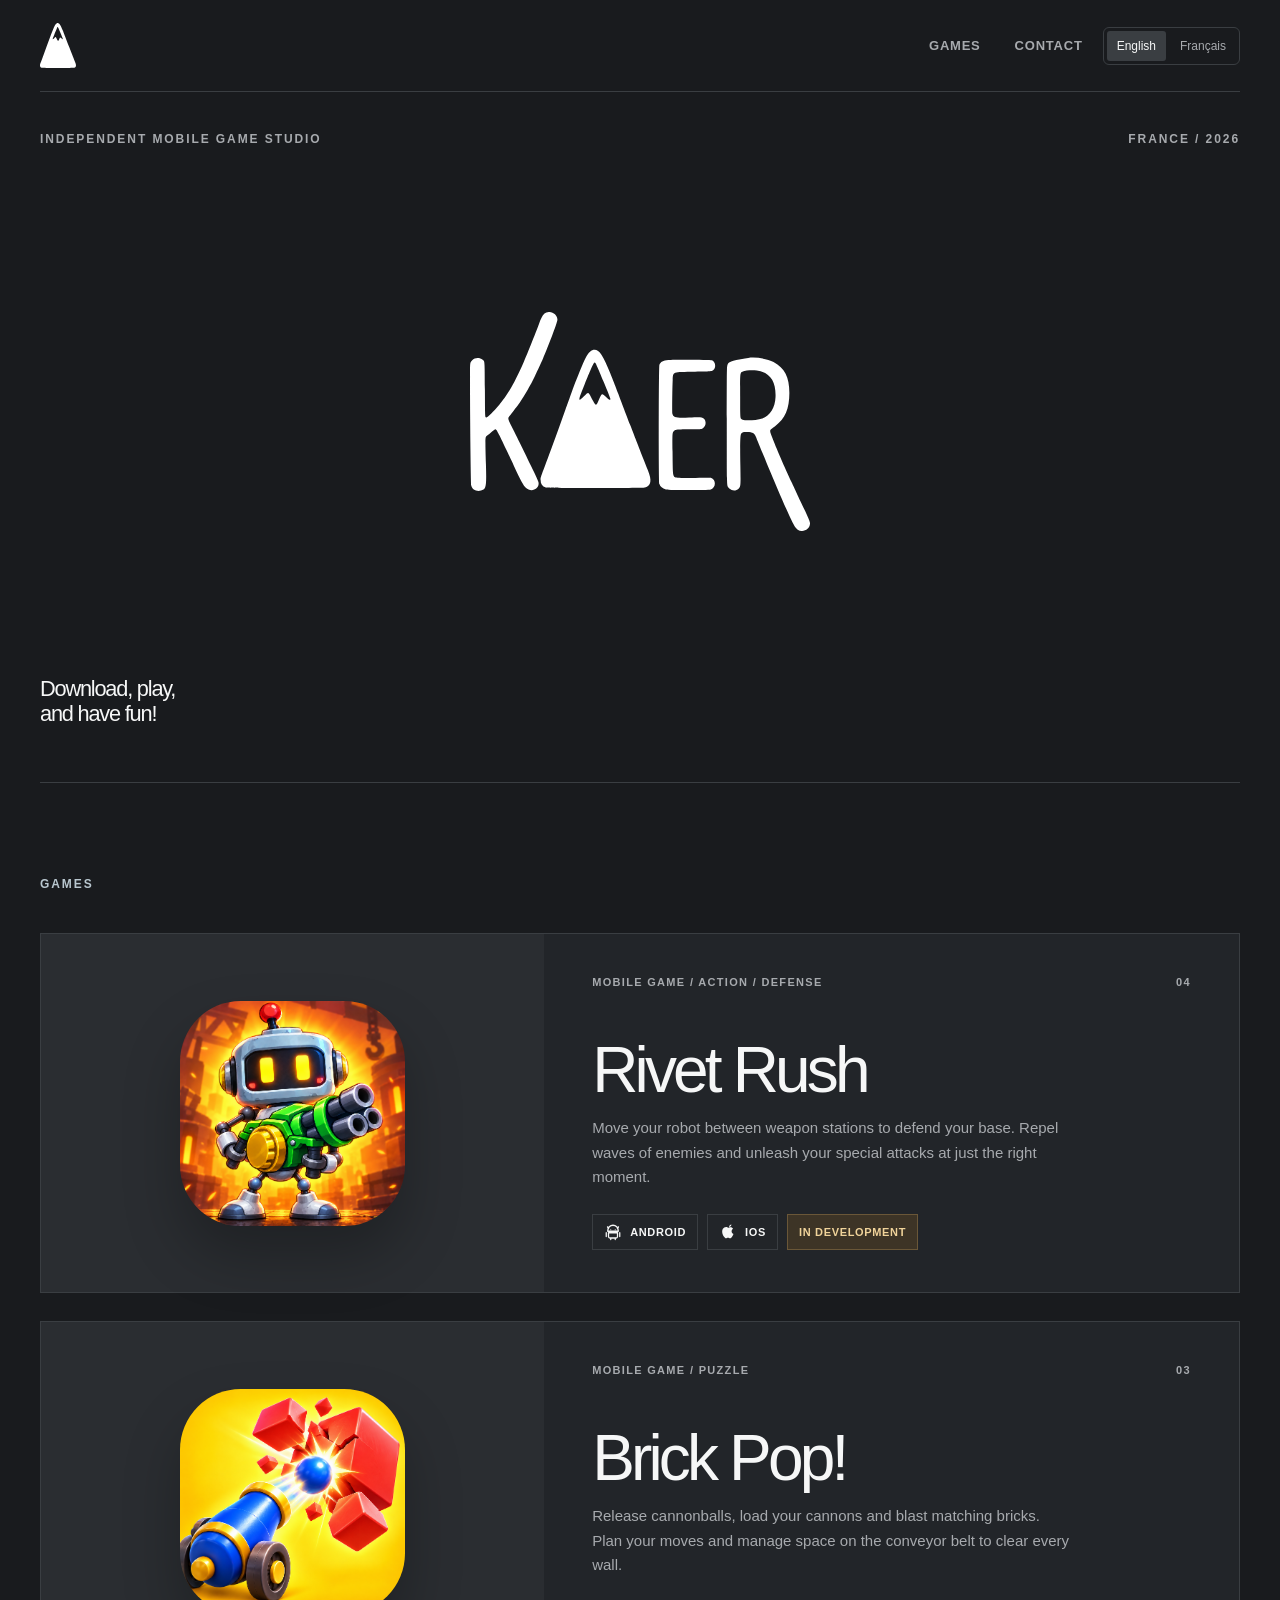
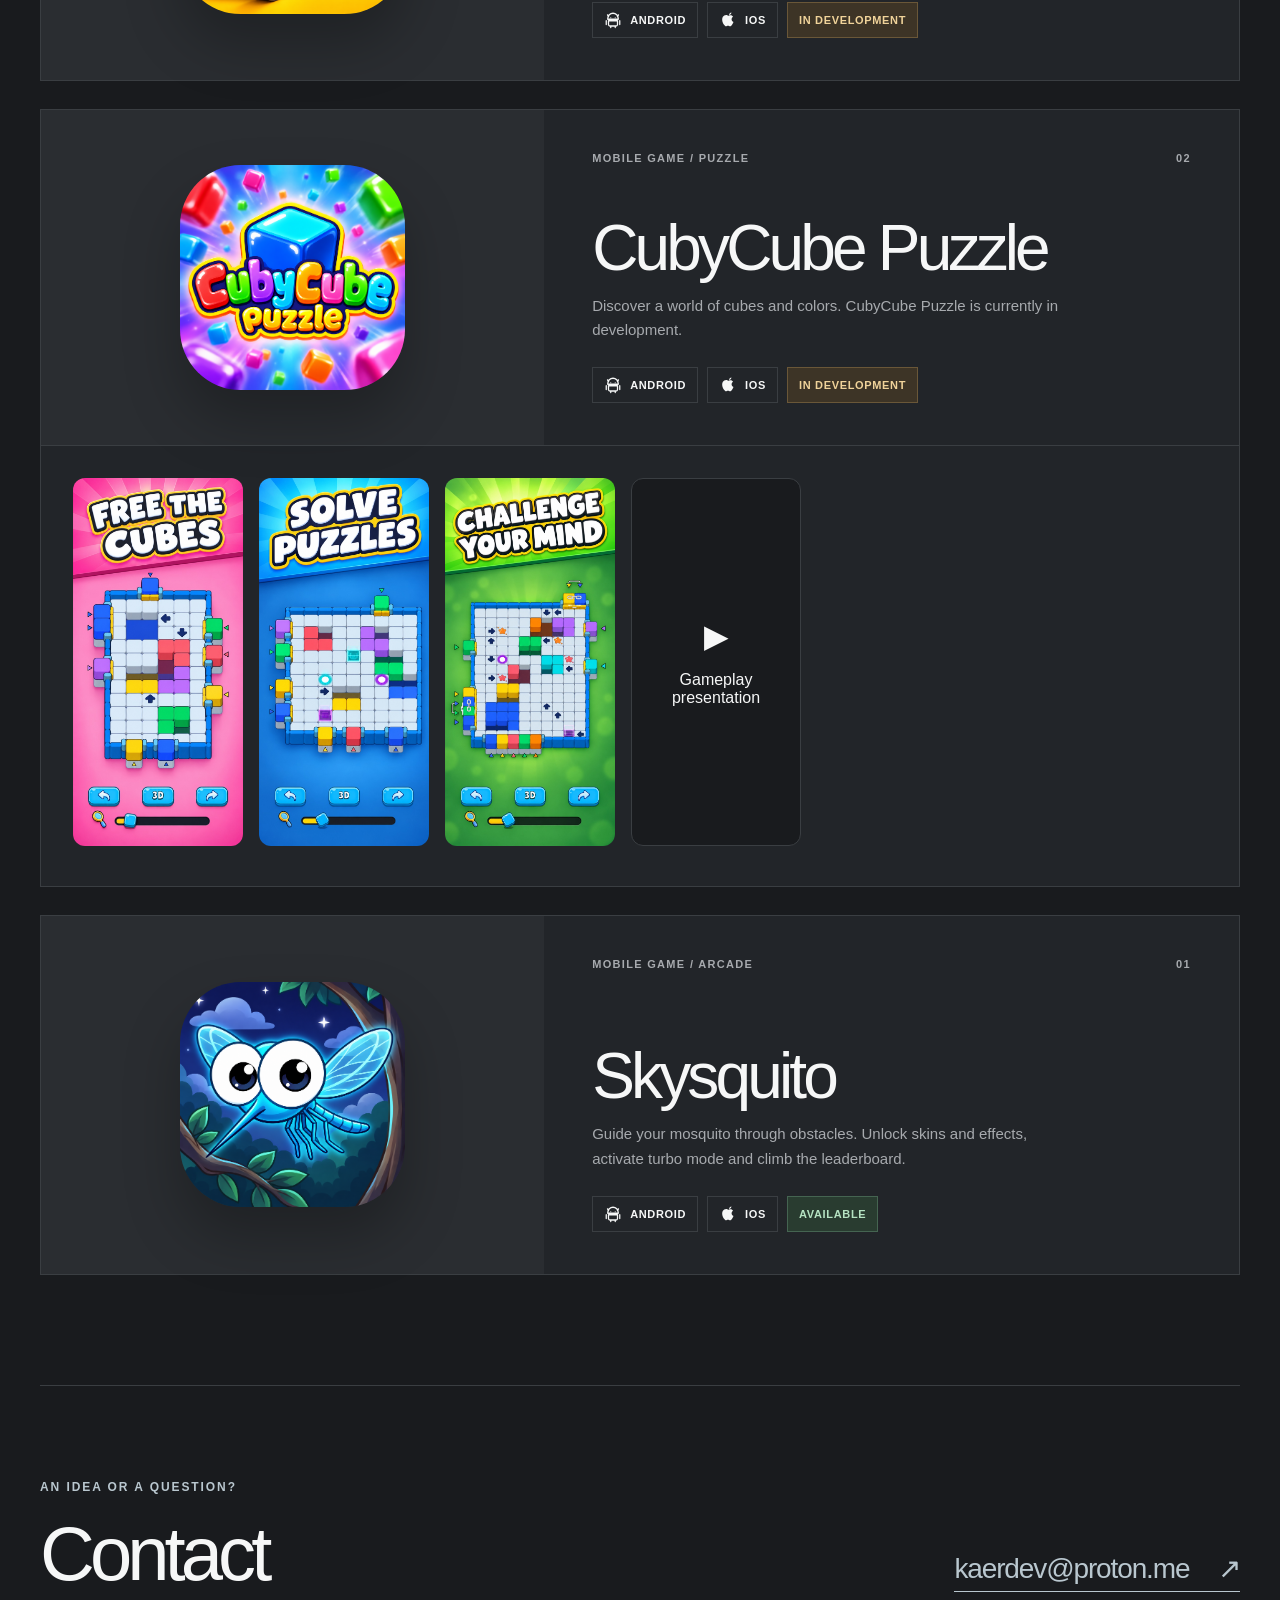
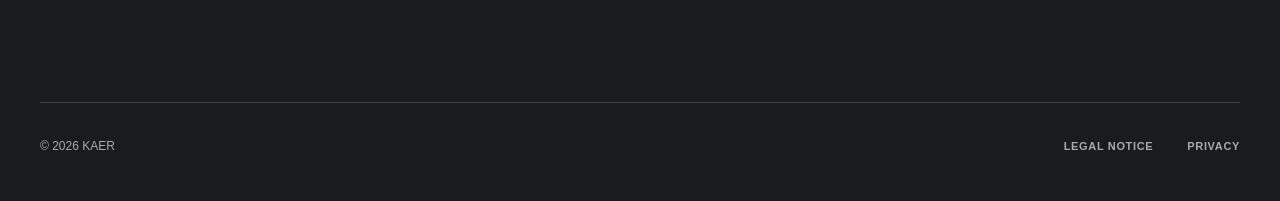
<file: index.html>
<!doctype html>
<html lang="en">
  <head>
    <meta charset="utf-8" />
    <link rel="icon" type="image/svg+xml" href="/assets/favicon.svg" />
    <meta name="viewport" content="width=device-width, initial-scale=1" />
    <meta name="theme-color" content="#191b1e" />
    <title data-fr="KAER — Studio indépendant de jeux mobiles" data-en="KAER — Independent mobile game studio">KAER — Independent mobile game studio</title>
    <meta
      name="description"
      content="KAER, an independent mobile game studio. Discover our games: Rivet Rush, Brick Pop!, CubyCube Puzzle and Skysquito." data-fr-content="KAER, studio indépendant de jeux mobiles. Découvrez nos jeux : Rivet Rush, Brick Pop!, CubyCube Puzzle et Skysquito." data-en-content="KAER, an independent mobile game studio. Discover our games: Rivet Rush, Brick Pop!, CubyCube Puzzle and Skysquito."
    />
    <link rel="stylesheet" href="styles.css?v=3" />
    <script src="language.js?v=2" defer></script>
    <script src="media.js" defer></script>
  </head>
  <body>
    <header class="site-header">
      <a class="brand" href="index.html" aria-label="KAER, home" data-fr-aria-label="KAER, accueil" data-en-aria-label="KAER, home"
        ><img src="assets/kaer-mountain.svg" alt=""
      /></a>
      <nav aria-label="Main navigation" data-fr-aria-label="Navigation principale" data-en-aria-label="Main navigation">
        <a href="#projects" data-fr="Projets" data-en="Games">Games</a><a href="#contact">Contact</a>
      </nav>
      <div class="language-switch" role="group" aria-label="Language" data-fr-aria-label="Langue" data-en-aria-label="Language">
        <button type="button" data-set-language="en" lang="en" aria-pressed="true">English</button>
        <button type="button" data-set-language="fr" lang="fr" aria-pressed="false">Français</button>
      </div>
    </header>

    <main>
      <section class="hero" aria-labelledby="hero-title">
        <div class="hero-topline">
          <span data-fr="Studio indépendant de jeux mobiles" data-en="Independent mobile game studio">Independent mobile game studio</span><span>France / 2026</span>
        </div>
        <h1 id="hero-title" class="hero-logo">
          <img src="assets/kaer-white.svg" alt="KAER" />
        </h1>
        <div class="hero-bottom">
          <p data-fr="Téléchargez, jouez,&lt;br /&gt;et amusez-vous !" data-en="Download, play,&lt;br /&gt;and have fun!">Download, play,<br />and have fun!</p>
        </div>
      </section>

      <section
        id="projects"
        class="section projects"
        aria-labelledby="projects-title"
      >
        <div class="section-heading">
          <p id="projects-title" class="eyebrow" data-fr="Nos jeux" data-en="Games">Games</p>
        </div>
        <article id="rivet-rush" class="project">
          <div class="project-art">
            <img
              src="assets/rivet-rush-icon.png"
              alt="Rivet Rush game icon" data-fr-alt="Icône du jeu Rivet Rush" data-en-alt="Rivet Rush game icon"
            />
          </div>
          <div class="project-copy">
            <div class="project-meta">
              <span data-fr="Jeu mobile / Action / Défense" data-en="Mobile game / Action / Defense">Mobile game / Action / Defense</span><span>04</span>
            </div>
            <h3>Rivet Rush</h3>
            <p data-fr="Pilotez votre robot entre plusieurs postes d’armes pour défendre votre base. Repoussez les vagues ennemies et déclenchez vos attaques spéciales au bon moment." data-en="Move your robot between weapon stations to defend your base. Repel waves of enemies and unleash your special attacks at just the right moment.">Move your robot between weapon stations to defend your base. Repel waves of enemies and unleash your special attacks at just the right moment.</p>
            <div class="actions">
              <span
                ><svg viewBox="0 0 24 24" aria-hidden="true">
                  <path
                    d="M6.1 7.5 4.7 5.1m13.2 2.4 1.4-2.4M5 10a7 7 0 0 1 14 0v1H5v-1Zm1 3h12v5a2 2 0 0 1-2 2H8a2 2 0 0 1-2-2v-5Zm-3 0v5m18-5v5M9 20v2m6-2v2"
                    fill="none"
                    stroke="currentColor"
                    stroke-width="1.7"
                    stroke-linecap="round"
                    stroke-linejoin="round"
                  />
                  <circle cx="9" cy="9" r=".8" fill="currentColor" />
                  <circle cx="15" cy="9" r=".8" fill="currentColor" /></svg
                >Android</span
              >
              <span
                ><svg viewBox="0 0 24 24" aria-hidden="true">
                  <path
                    d="M16.6 2.1c-.2 1.7-1.5 3.2-3.2 3.3.1-1.8 1.5-3.2 3.2-3.3ZM12 6.4c1.3 0 2-.7 3.4-.7 1.5 0 2.7.8 3.4 2-2.9 1.7-2.5 5.8.5 7-.5 1.4-1.2 2.7-2.1 3.8-.8 1-1.5 1.8-2.5 1.8s-1.4-.6-2.7-.6-1.8.6-2.7.6-1.7-.9-2.6-2c-2-2.6-3.5-7.4-1.5-10.6a5 5 0 0 1 4.2-2.3c1.2 0 2.2.7 2.6.7Z"
                    fill="currentColor"
                  /></svg
                >iOS</span
              >
              <span class="project-status project-status-development"
                 data-fr="En développement" data-en="In development">In development</span>
            </div>
          </div>
          <div class="project-media" data-youtube-id="" data-video-format="landscape" hidden>
            <div class="media-gallery">
            </div>
          </div>
        </article>
        <article id="brick-pop" class="project">
          <div class="project-art">
            <img
              src="assets/brick-pop-icon.png"
              alt="Brick Pop! game icon" data-fr-alt="Icône du jeu Brick Pop!" data-en-alt="Brick Pop! game icon"
            />
          </div>
          <div class="project-copy">
            <div class="project-meta">
              <span data-fr="Jeu mobile / Puzzle" data-en="Mobile game / Puzzle">Mobile game / Puzzle</span><span>03</span>
            </div>
            <h3>Brick Pop!</h3>
            <p data-fr="Libérez les boulets, alimentez vos canons et détruisez les briques de même couleur. Anticipez vos coups et gérez la place sur le tapis pour venir à bout de chaque mur." data-en="Release cannonballs, load your cannons and blast matching bricks. Plan your moves and manage space on the conveyor belt to clear every wall.">Release cannonballs, load your cannons and blast matching bricks. Plan your moves and manage space on the conveyor belt to clear every wall.</p>
            <div class="actions">
              <span
                ><svg viewBox="0 0 24 24" aria-hidden="true">
                  <path
                    d="M6.1 7.5 4.7 5.1m13.2 2.4 1.4-2.4M5 10a7 7 0 0 1 14 0v1H5v-1Zm1 3h12v5a2 2 0 0 1-2 2H8a2 2 0 0 1-2-2v-5Zm-3 0v5m18-5v5M9 20v2m6-2v2"
                    fill="none"
                    stroke="currentColor"
                    stroke-width="1.7"
                    stroke-linecap="round"
                    stroke-linejoin="round"
                  />
                  <circle cx="9" cy="9" r=".8" fill="currentColor" />
                  <circle cx="15" cy="9" r=".8" fill="currentColor" /></svg
                >Android</span
              >
              <span
                ><svg viewBox="0 0 24 24" aria-hidden="true">
                  <path
                    d="M16.6 2.1c-.2 1.7-1.5 3.2-3.2 3.3.1-1.8 1.5-3.2 3.2-3.3ZM12 6.4c1.3 0 2-.7 3.4-.7 1.5 0 2.7.8 3.4 2-2.9 1.7-2.5 5.8.5 7-.5 1.4-1.2 2.7-2.1 3.8-.8 1-1.5 1.8-2.5 1.8s-1.4-.6-2.7-.6-1.8.6-2.7.6-1.7-.9-2.6-2c-2-2.6-3.5-7.4-1.5-10.6a5 5 0 0 1 4.2-2.3c1.2 0 2.2.7 2.6.7Z"
                    fill="currentColor"
                  /></svg
                >iOS</span
              >
              <span class="project-status project-status-development"
                 data-fr="En développement" data-en="In development">In development</span>
            </div>
          </div>
          <div class="project-media" data-youtube-id="" data-video-format="landscape" hidden>
            <div class="media-gallery">
            </div>
          </div>
        </article>
        <article id="cubycube" class="project">
          <div class="project-art">
            <img
              src="assets/cubycube-puzzle.png"
              alt="CubyCube Puzzle logo on a colorful background with cubes in perspective" data-fr-alt="Logo CubyCube Puzzle sur un fond coloré avec des cubes en perspective" data-en-alt="CubyCube Puzzle logo on a colorful background with cubes in perspective"
            />
          </div>
          <div class="project-copy">
            <div class="project-meta">
              <span data-fr="Jeu mobile / Puzzle" data-en="Mobile game / Puzzle">Mobile game / Puzzle</span><span>02</span>
            </div>
            <h3>CubyCube Puzzle</h3>
            <p data-fr="Un univers de cubes et de couleurs à découvrir. CubyCube Puzzle est en cours de développement." data-en="Discover a world of cubes and colors. CubyCube Puzzle is currently in development.">Discover a world of cubes and colors. CubyCube Puzzle is currently in development.</p>
            <div class="actions">
              <span
                ><svg viewBox="0 0 24 24" aria-hidden="true">
                  <path
                    d="M6.1 7.5 4.7 5.1m13.2 2.4 1.4-2.4M5 10a7 7 0 0 1 14 0v1H5v-1Zm1 3h12v5a2 2 0 0 1-2 2H8a2 2 0 0 1-2-2v-5Zm-3 0v5m18-5v5M9 20v2m6-2v2"
                    fill="none"
                    stroke="currentColor"
                    stroke-width="1.7"
                    stroke-linecap="round"
                    stroke-linejoin="round"
                  />
                  <circle cx="9" cy="9" r=".8" fill="currentColor" />
                  <circle cx="15" cy="9" r=".8" fill="currentColor" /></svg
                >Android</span
              >
              <span
                ><svg viewBox="0 0 24 24" aria-hidden="true">
                  <path
                    d="M16.6 2.1c-.2 1.7-1.5 3.2-3.2 3.3.1-1.8 1.5-3.2 3.2-3.3ZM12 6.4c1.3 0 2-.7 3.4-.7 1.5 0 2.7.8 3.4 2-2.9 1.7-2.5 5.8.5 7-.5 1.4-1.2 2.7-2.1 3.8-.8 1-1.5 1.8-2.5 1.8s-1.4-.6-2.7-.6-1.8.6-2.7.6-1.7-.9-2.6-2c-2-2.6-3.5-7.4-1.5-10.6a5 5 0 0 1 4.2-2.3c1.2 0 2.2.7 2.6.7Z"
                    fill="currentColor"
                  /></svg
                >iOS</span
              >
              <span class="project-status project-status-development"
                 data-fr="En développement" data-en="In development">In development</span>
            </div>
          </div>
          <div class="project-media" data-youtube-id="DNDZXatn4mA" data-video-format="portrait" data-video-sped-up="true">
            <div class="media-gallery">
              <a class="media-shot" href="assets/cubycube/screenshot-1-en.jpg" data-en-href="assets/cubycube/screenshot-1-en.jpg" data-fr-href="assets/cubycube/screenshot-1-fr.jpg">
                <img src="assets/cubycube/screenshot-1-en.jpg" data-en-src="assets/cubycube/screenshot-1-en.jpg" data-fr-src="assets/cubycube/screenshot-1-fr.jpg" alt="CubyCube Puzzle — Free the cubes" data-en-alt="CubyCube Puzzle — Free the cubes" data-fr-alt="CubyCube Puzzle — Libérez les cubes" width="647" height="1400" loading="lazy" />
              </a>
              <a class="media-shot" href="assets/cubycube/screenshot-2-en.jpg" data-en-href="assets/cubycube/screenshot-2-en.jpg" data-fr-href="assets/cubycube/screenshot-2-fr.jpg">
                <img src="assets/cubycube/screenshot-2-en.jpg" data-en-src="assets/cubycube/screenshot-2-en.jpg" data-fr-src="assets/cubycube/screenshot-2-fr.jpg" alt="CubyCube Puzzle — Solve puzzles" data-en-alt="CubyCube Puzzle — Solve puzzles" data-fr-alt="CubyCube Puzzle — Résolvez les puzzles" width="647" height="1400" loading="lazy" />
              </a>
              <a class="media-shot" href="assets/cubycube/screenshot-3-en.jpg" data-en-href="assets/cubycube/screenshot-3-en.jpg" data-fr-href="assets/cubycube/screenshot-3-fr.jpg">
                <img src="assets/cubycube/screenshot-3-en.jpg" data-en-src="assets/cubycube/screenshot-3-en.jpg" data-fr-src="assets/cubycube/screenshot-3-fr.jpg" alt="CubyCube Puzzle — Challenge your mind" data-en-alt="CubyCube Puzzle — Challenge your mind" data-fr-alt="CubyCube Puzzle — Challengez votre esprit" width="647" height="1400" loading="lazy" />
              </a>
            </div>
          </div>
        </article>
        <article id="skysquito" class="project">
          <div class="project-art">
            <img src="assets/skysquito-icon.png?v=2" alt="Skysquito game icon" data-fr-alt="Icône du jeu Skysquito" data-en-alt="Skysquito game icon" />
          </div>
          <div class="project-copy">
            <div class="project-meta">
              <span data-fr="Jeu mobile / Arcade" data-en="Mobile game / Arcade">Mobile game / Arcade</span><span>01</span>
            </div>
            <h3>Skysquito</h3>
            <p data-fr="Guidez votre moustique entre les obstacles. Débloquez des skins et des effets, passez en mode turbo et grimpez dans le classement." data-en="Guide your mosquito through obstacles. Unlock skins and effects, activate turbo mode and climb the leaderboard.">Guide your mosquito through obstacles. Unlock skins and effects, activate turbo mode and climb the leaderboard.</p>
            <div class="actions">
              <span
                ><svg viewBox="0 0 24 24" aria-hidden="true">
                  <path
                    d="M6.1 7.5 4.7 5.1m13.2 2.4 1.4-2.4M5 10a7 7 0 0 1 14 0v1H5v-1Zm1 3h12v5a2 2 0 0 1-2 2H8a2 2 0 0 1-2-2v-5Zm-3 0v5m18-5v5M9 20v2m6-2v2"
                    fill="none"
                    stroke="currentColor"
                    stroke-width="1.7"
                    stroke-linecap="round"
                    stroke-linejoin="round"
                  />
                  <circle cx="9" cy="9" r=".8" fill="currentColor" />
                  <circle cx="15" cy="9" r=".8" fill="currentColor" /></svg
                >Android</span
              >
              <span
                ><svg viewBox="0 0 24 24" aria-hidden="true">
                  <path
                    d="M16.6 2.1c-.2 1.7-1.5 3.2-3.2 3.3.1-1.8 1.5-3.2 3.2-3.3ZM12 6.4c1.3 0 2-.7 3.4-.7 1.5 0 2.7.8 3.4 2-2.9 1.7-2.5 5.8.5 7-.5 1.4-1.2 2.7-2.1 3.8-.8 1-1.5 1.8-2.5 1.8s-1.4-.6-2.7-.6-1.8.6-2.7.6-1.7-.9-2.6-2c-2-2.6-3.5-7.4-1.5-10.6a5 5 0 0 1 4.2-2.3c1.2 0 2.2.7 2.6.7Z"
                    fill="currentColor"
                  /></svg
                >iOS</span
              >
              <span class="project-status project-status-available"
                 data-fr="Disponible" data-en="Available">Available</span>
            </div>
          </div>
          <div class="project-media" data-youtube-id="" data-video-format="landscape" hidden>
            <div class="media-gallery">
            </div>
          </div>
        </article>
      </section>

      <section
        id="contact"
        class="section contact"
        aria-labelledby="contact-title"
      >
        <div>
          <p class="eyebrow" data-fr="Une idée, une question ?" data-en="An idea or a question?">An idea or a question?</p>
          <h2 id="contact-title">Contact</h2>
        </div>
        <a class="contact-link" href="mailto:kaerdev@proton.me"
          >kaerdev@proton.me <span aria-hidden="true">↗</span></a
        >
      </section>
    </main>

    <dialog class="media-dialog" aria-label="Game preview" data-en-aria-label="Game preview" data-fr-aria-label="Aperçu du jeu">
      <button class="media-close" type="button" aria-label="Close" data-en-aria-label="Close" data-fr-aria-label="Fermer">×</button>
      <div class="media-preview"></div>
    </dialog>

    <footer>
      <span>© 2026 KAER</span>
      <div>
        <a href="mentions-legales.html" data-fr="Mentions légales" data-en="Legal notice">Legal notice</a><a href="privacy.html" data-fr="Confidentialité" data-en="Privacy">Privacy</a>
      </div>
    </footer>
  </body>
</html>
</file>
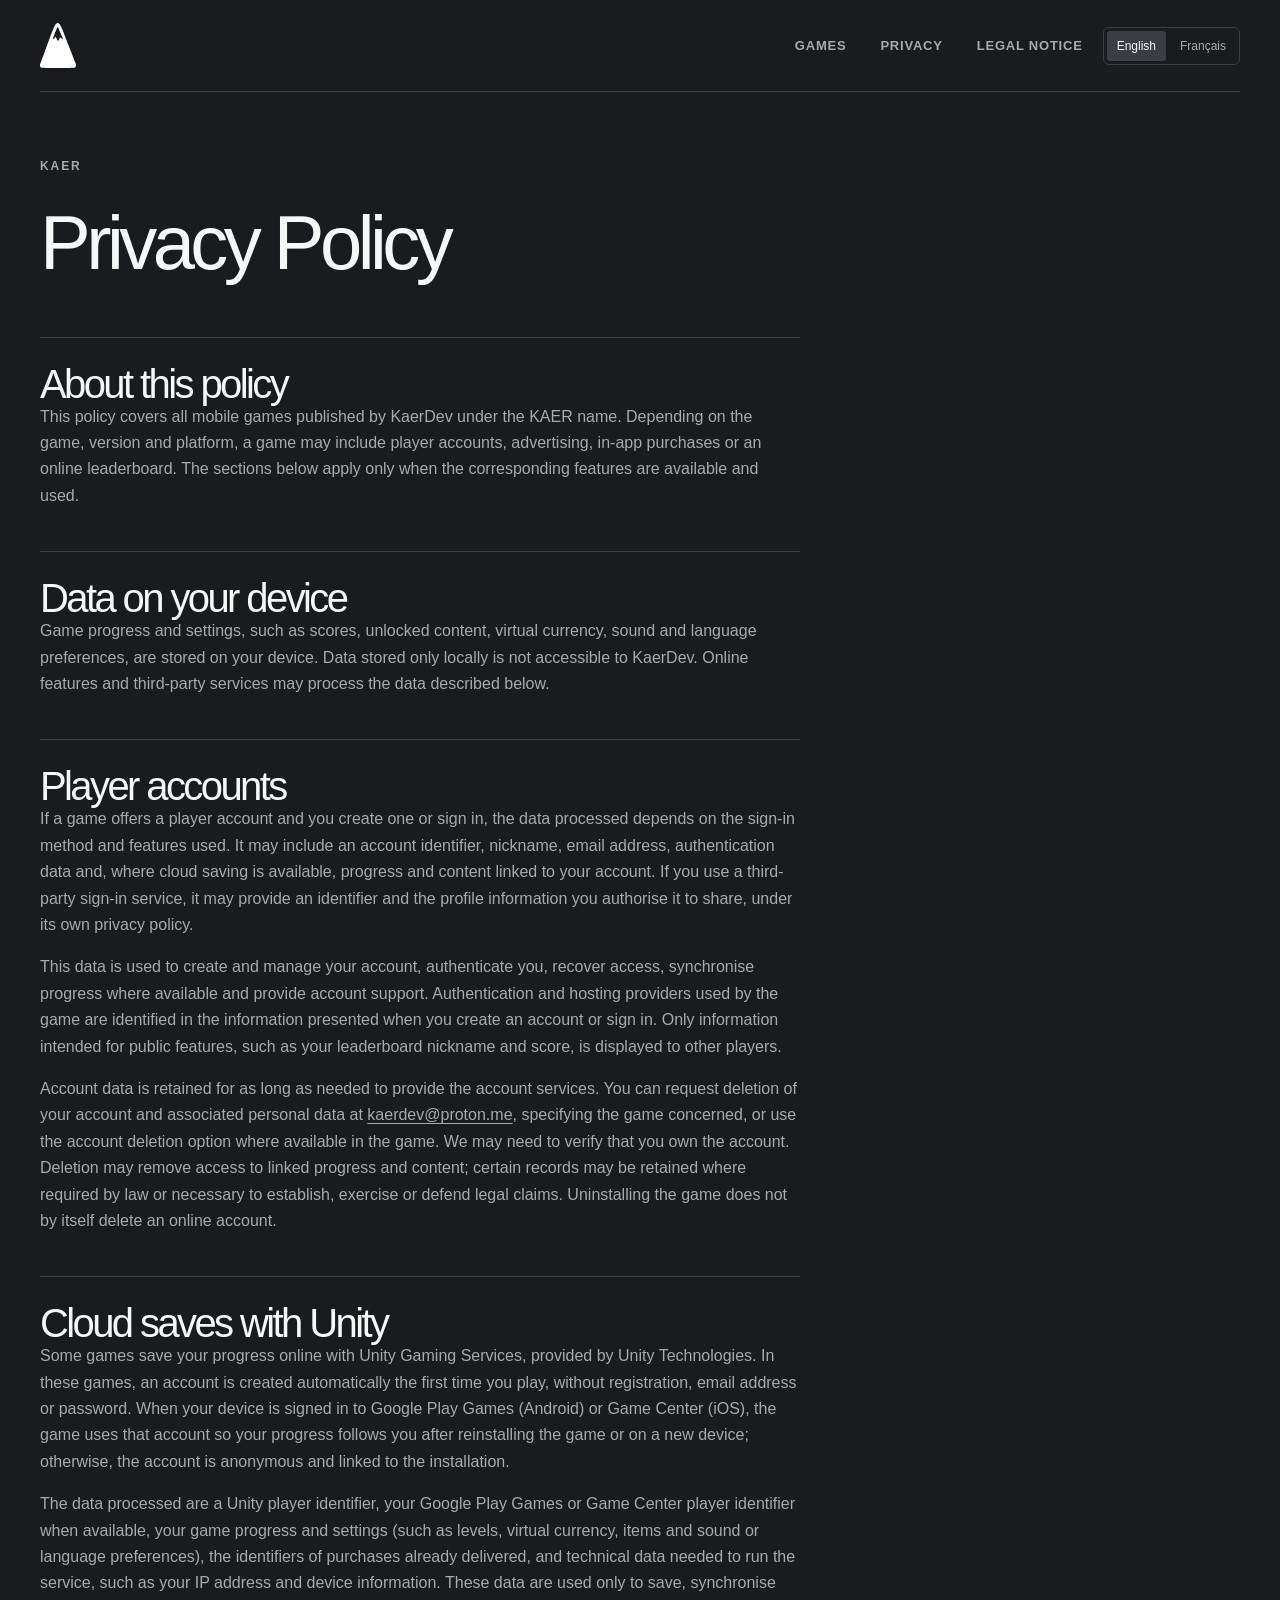
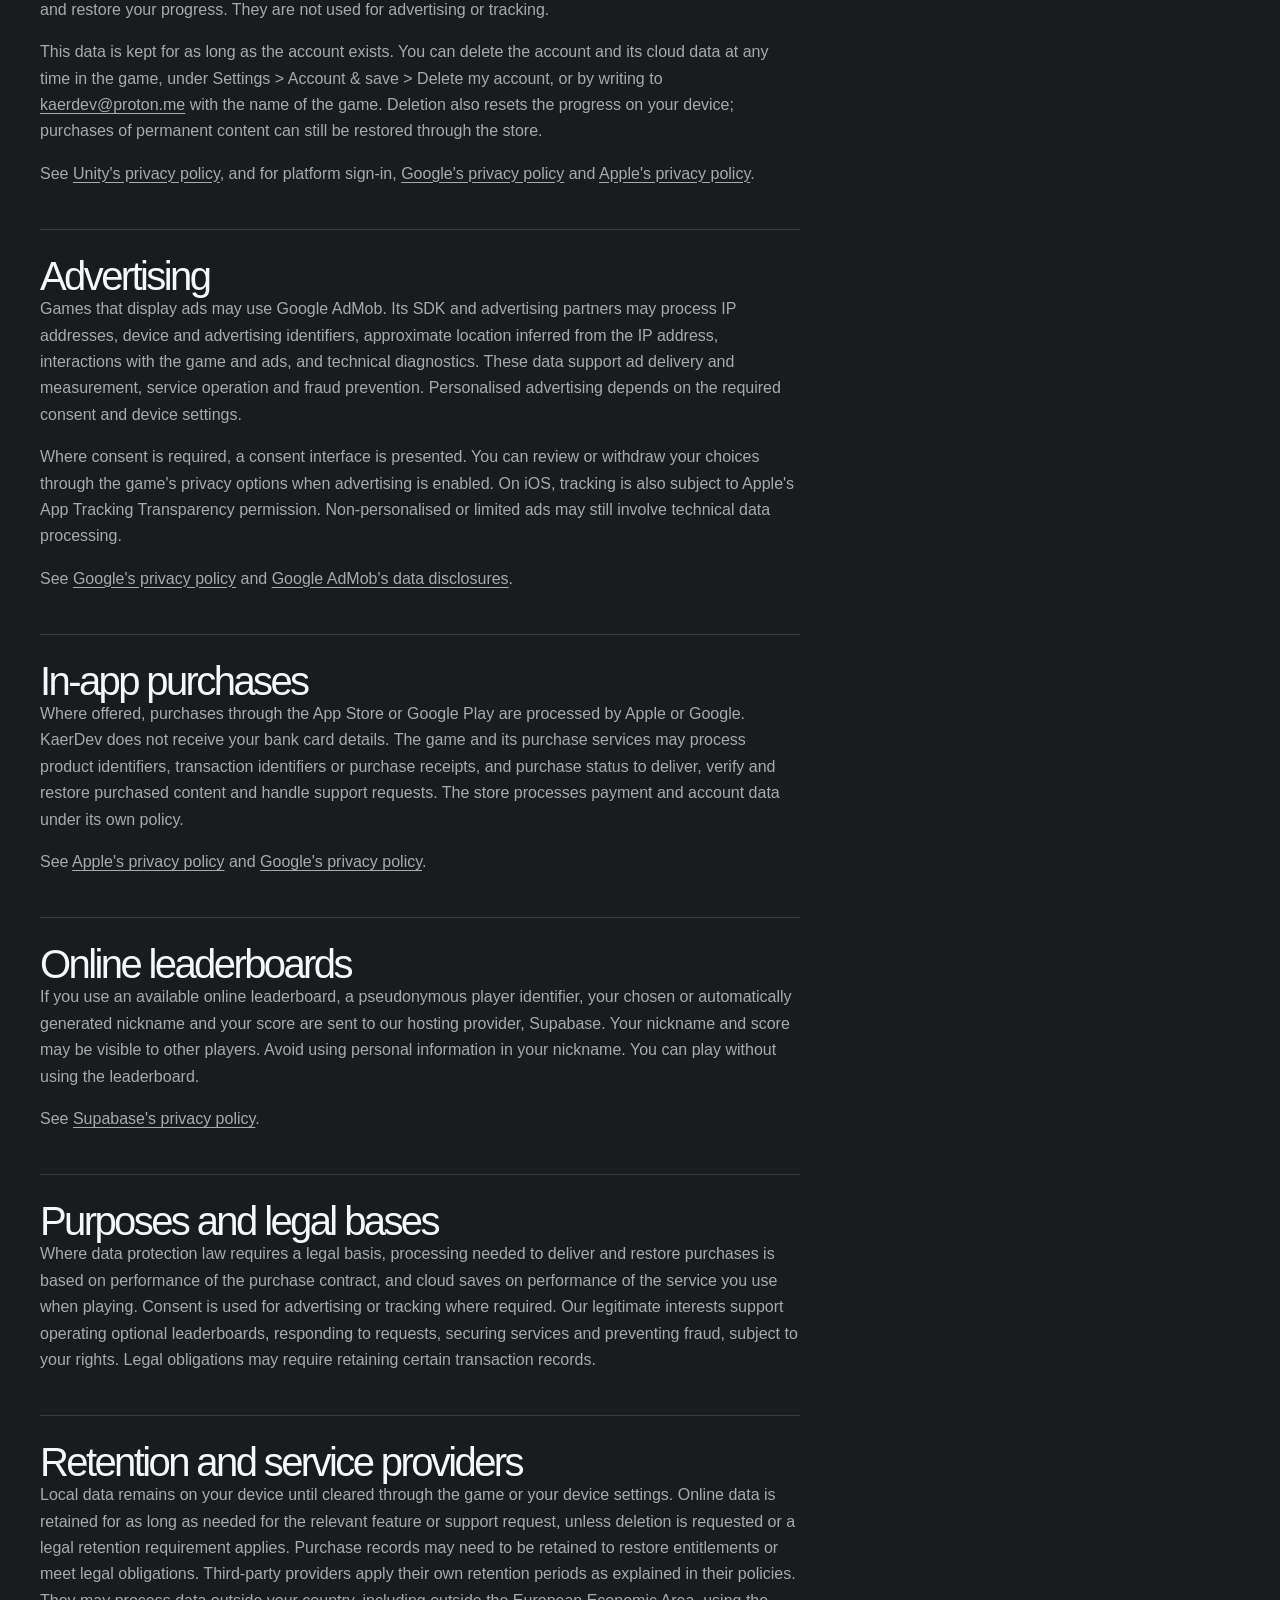
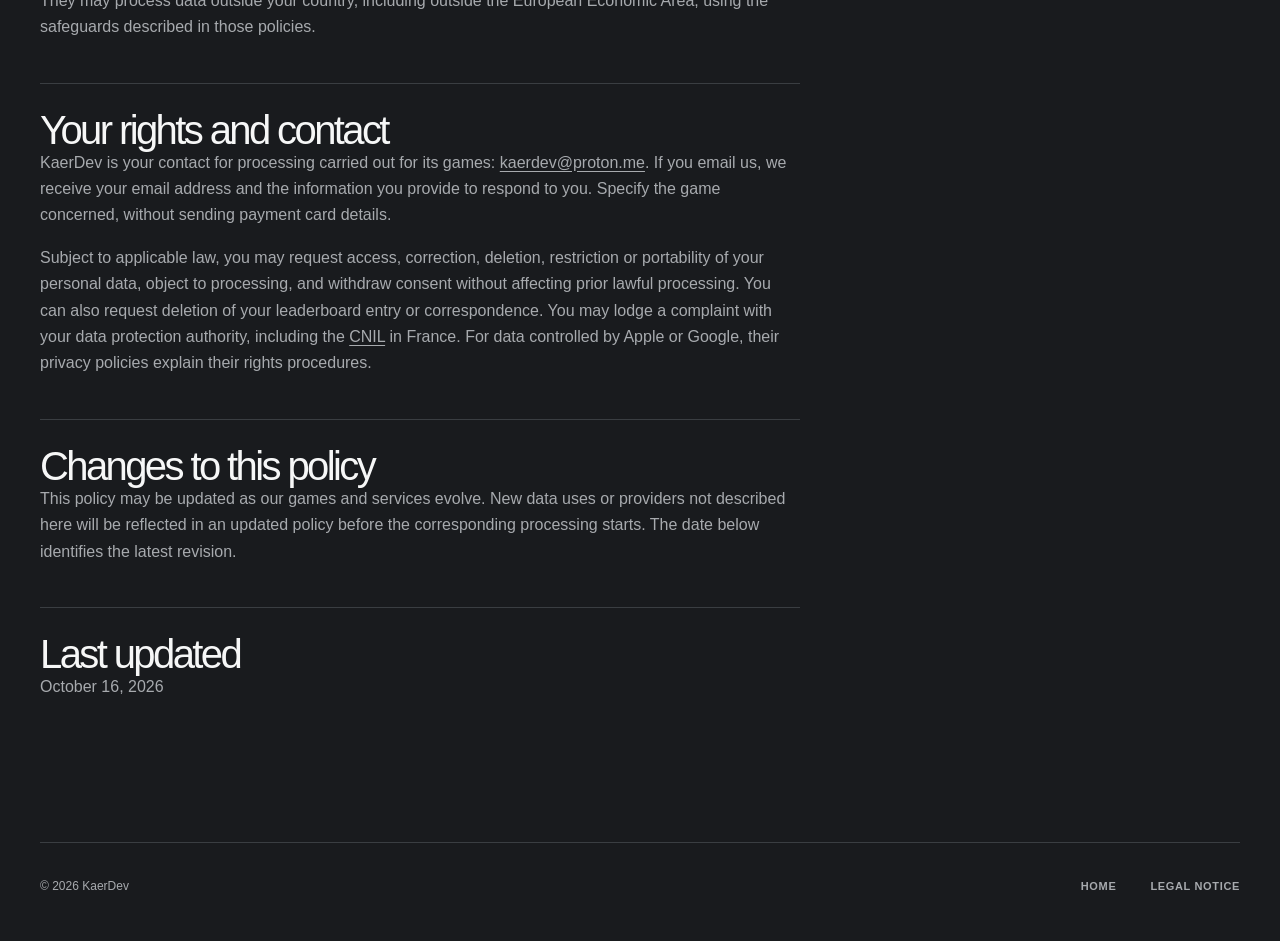
<file: skysquito-privacy/index.html>
<!doctype html>
<html lang="en">
  <head>
    <meta charset="utf-8" />
    <meta name="viewport" content="width=device-width, initial-scale=1" />
    <link rel="icon" type="image/svg+xml" href="/assets/favicon.svg" />
    <meta http-equiv="refresh" content="0; url=/privacy.html" />
    <link rel="canonical" href="https://kaerdevfr.github.io/privacy.html" />
    <title>KAER Games Privacy Policy</title>
    <script src="/language.js" defer></script>
  </head>
  <body>
    <p><a href="/privacy.html" data-en="KAER games privacy policy" data-fr="Politique de confidentialité des jeux KAER">KAER games privacy policy</a></p>
  </body>
</html>
</file>
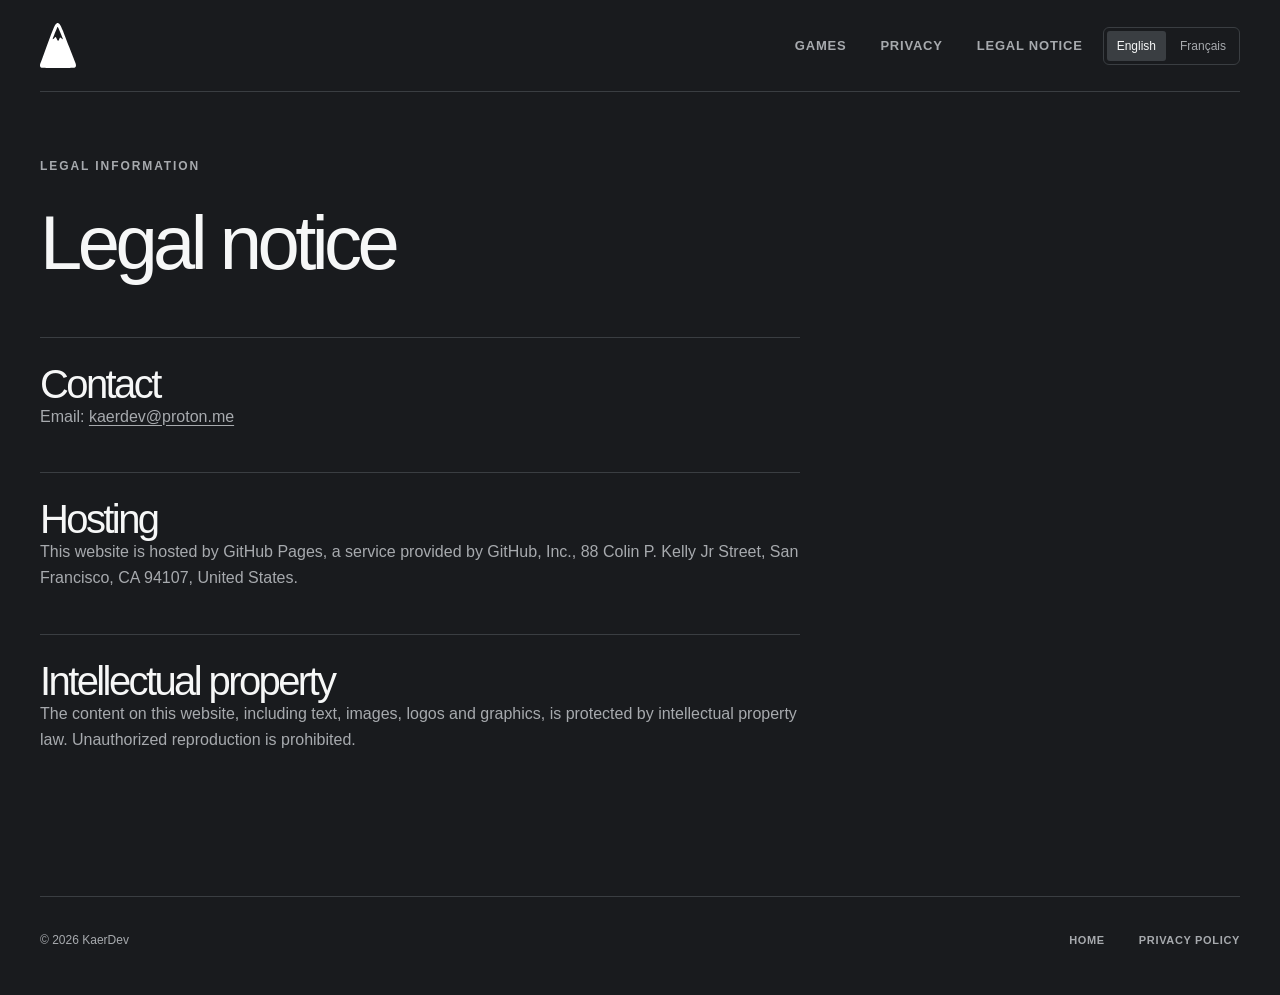
<file: mentions-legales.html>
<!doctype html>
<html lang="en">
  <head>
    <meta charset="utf-8" />
    <link rel="icon" type="image/svg+xml" href="/assets/favicon.svg" />
    <meta name="viewport" content="width=device-width, initial-scale=1" />
    <title data-fr="Mentions légales - KaerDev" data-en="Legal notice - KaerDev">Legal notice - KaerDev</title>
    <meta name="description" content="Legal notice for the KaerDev website." data-fr-content="Mentions légales du site KaerDev." data-en-content="Legal notice for the KaerDev website." />
    <link rel="stylesheet" href="styles.css?v=2" />
    <script src="language.js" defer></script>
  </head>
  <body>
    <header class="site-header">
      <a class="brand" href="index.html" aria-label="KaerDev">
        <img src="assets/kaer-mountain.svg" alt="" />
      </a>
      <nav aria-label="Main navigation" data-fr-aria-label="Navigation principale" data-en-aria-label="Main navigation">
        <a href="index.html#projects" data-fr="Projets" data-en="Games">Games</a>
        <a href="privacy.html" data-fr="Confidentialité" data-en="Privacy">Privacy</a>
        <a href="mentions-legales.html" data-fr="Mentions légales" data-en="Legal notice">Legal notice</a>
      </nav>
      <div class="language-switch" role="group" aria-label="Language" data-fr-aria-label="Langue" data-en-aria-label="Language">
        <button type="button" data-set-language="en" lang="en" aria-pressed="true">English</button>
        <button type="button" data-set-language="fr" lang="fr" aria-pressed="false">Français</button>
      </div>
    </header>

    <main class="legal">
      <p class="eyebrow" data-fr="Informations légales" data-en="Legal information">Legal information</p>
      <h1 data-fr="Mentions légales" data-en="Legal notice">Legal notice</h1>


      <section>
        <h2>Contact</h2>
        <p>
          Email:
          <a href="mailto:kaerdev@proton.me">kaerdev@proton.me</a>
        </p>
      </section>

      <section>
        <h2 data-fr="Hébergement" data-en="Hosting">Hosting</h2>
        <p data-fr="Ce site est hébergé par GitHub Pages, service fourni par GitHub, Inc., 88 Colin P. Kelly Jr Street, San Francisco, CA 94107, États-Unis." data-en="This website is hosted by GitHub Pages, a service provided by GitHub, Inc., 88 Colin P. Kelly Jr Street, San Francisco, CA 94107, United States.">This website is hosted by GitHub Pages, a service provided by GitHub, Inc., 88 Colin P. Kelly Jr Street, San Francisco, CA 94107, United States.</p>
      </section>

      <section>
        <h2 data-fr="Propriété intellectuelle" data-en="Intellectual property">Intellectual property</h2>
        <p data-fr="Les contenus présents sur ce site, incluant textes, visuels, logos et éléments graphiques, sont protégés par le droit de la propriété intellectuelle. Toute reproduction non autorisée est interdite." data-en="The content on this website, including text, images, logos and graphics, is protected by intellectual property law. Unauthorized reproduction is prohibited.">The content on this website, including text, images, logos and graphics, is protected by intellectual property law. Unauthorized reproduction is prohibited.</p>
      </section>
    </main>

    <footer>
      <span>© 2026 KaerDev</span>
      <div>
        <a href="index.html" data-fr="Accueil" data-en="Home">Home</a>
        <a href="privacy.html" data-fr="Politique de confidentialité" data-en="Privacy policy">Privacy policy</a>
      </div>
    </footer>
  </body>
</html>
</file>
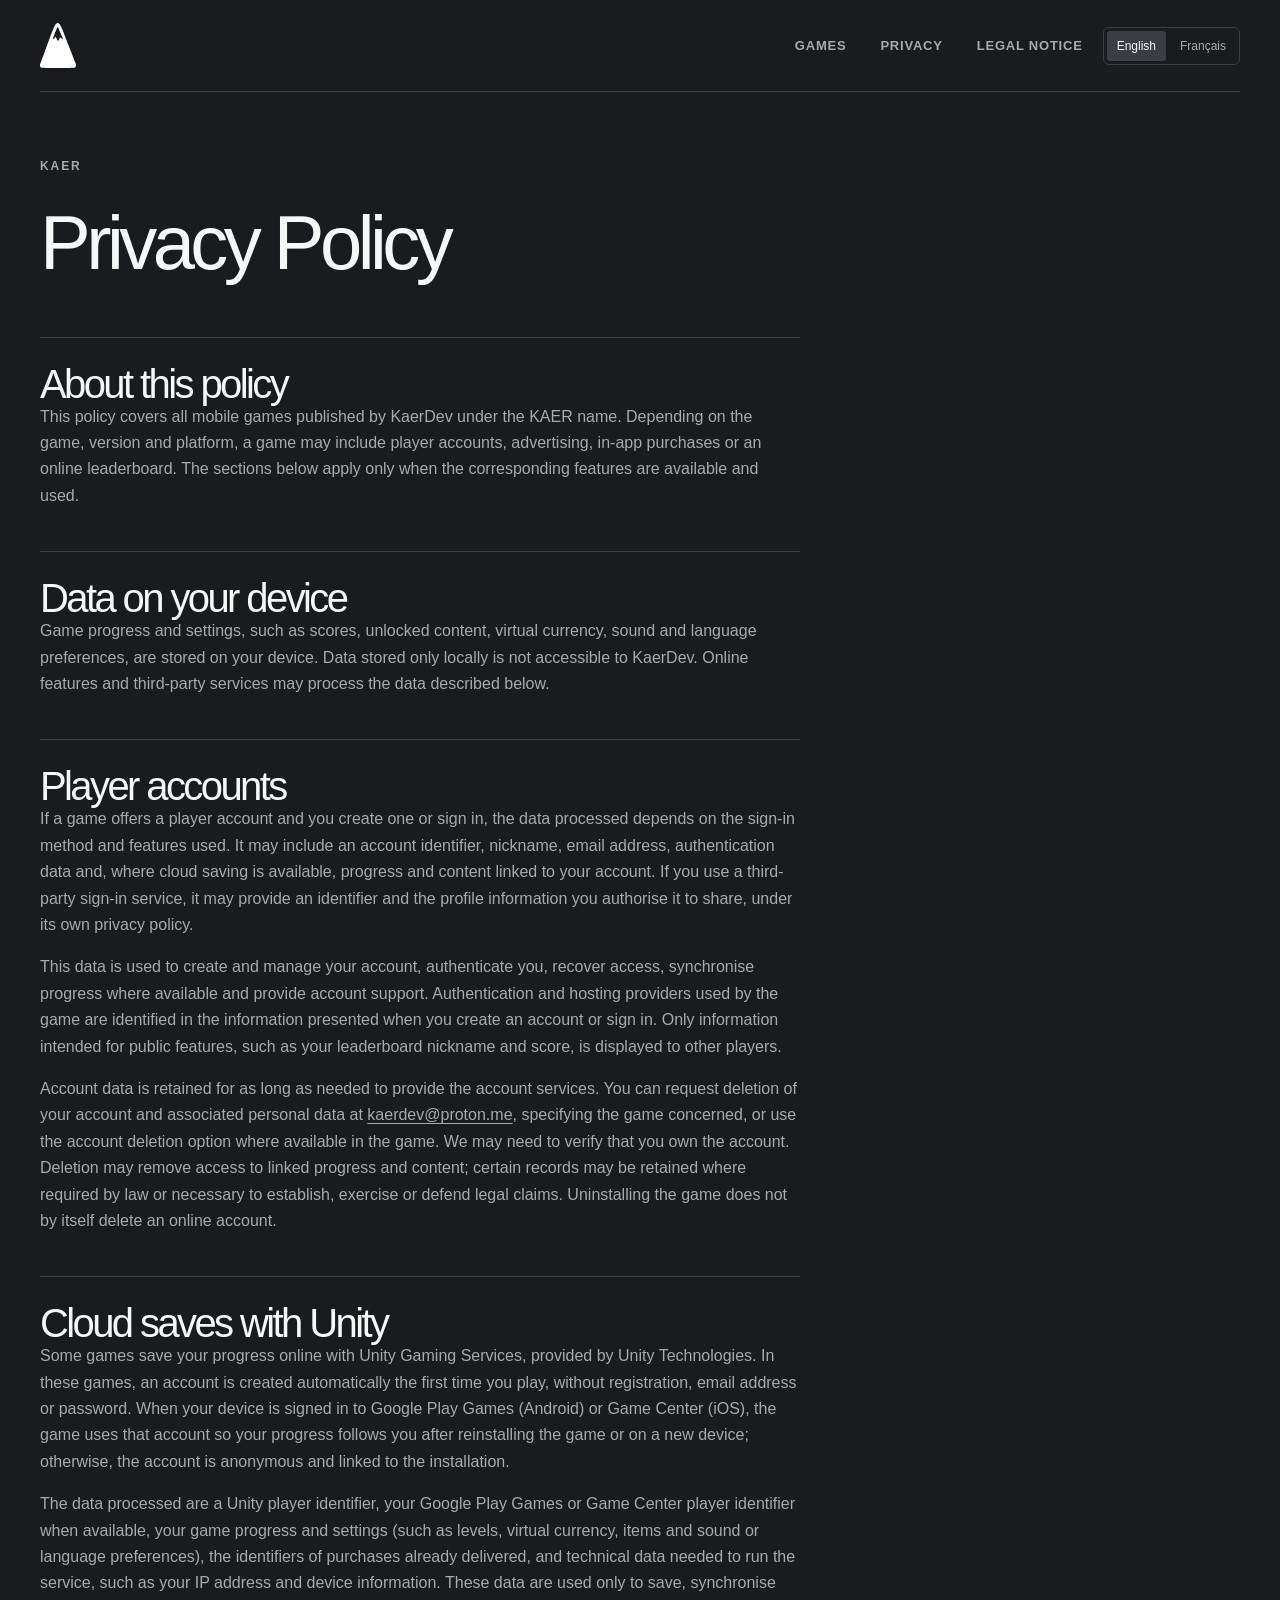
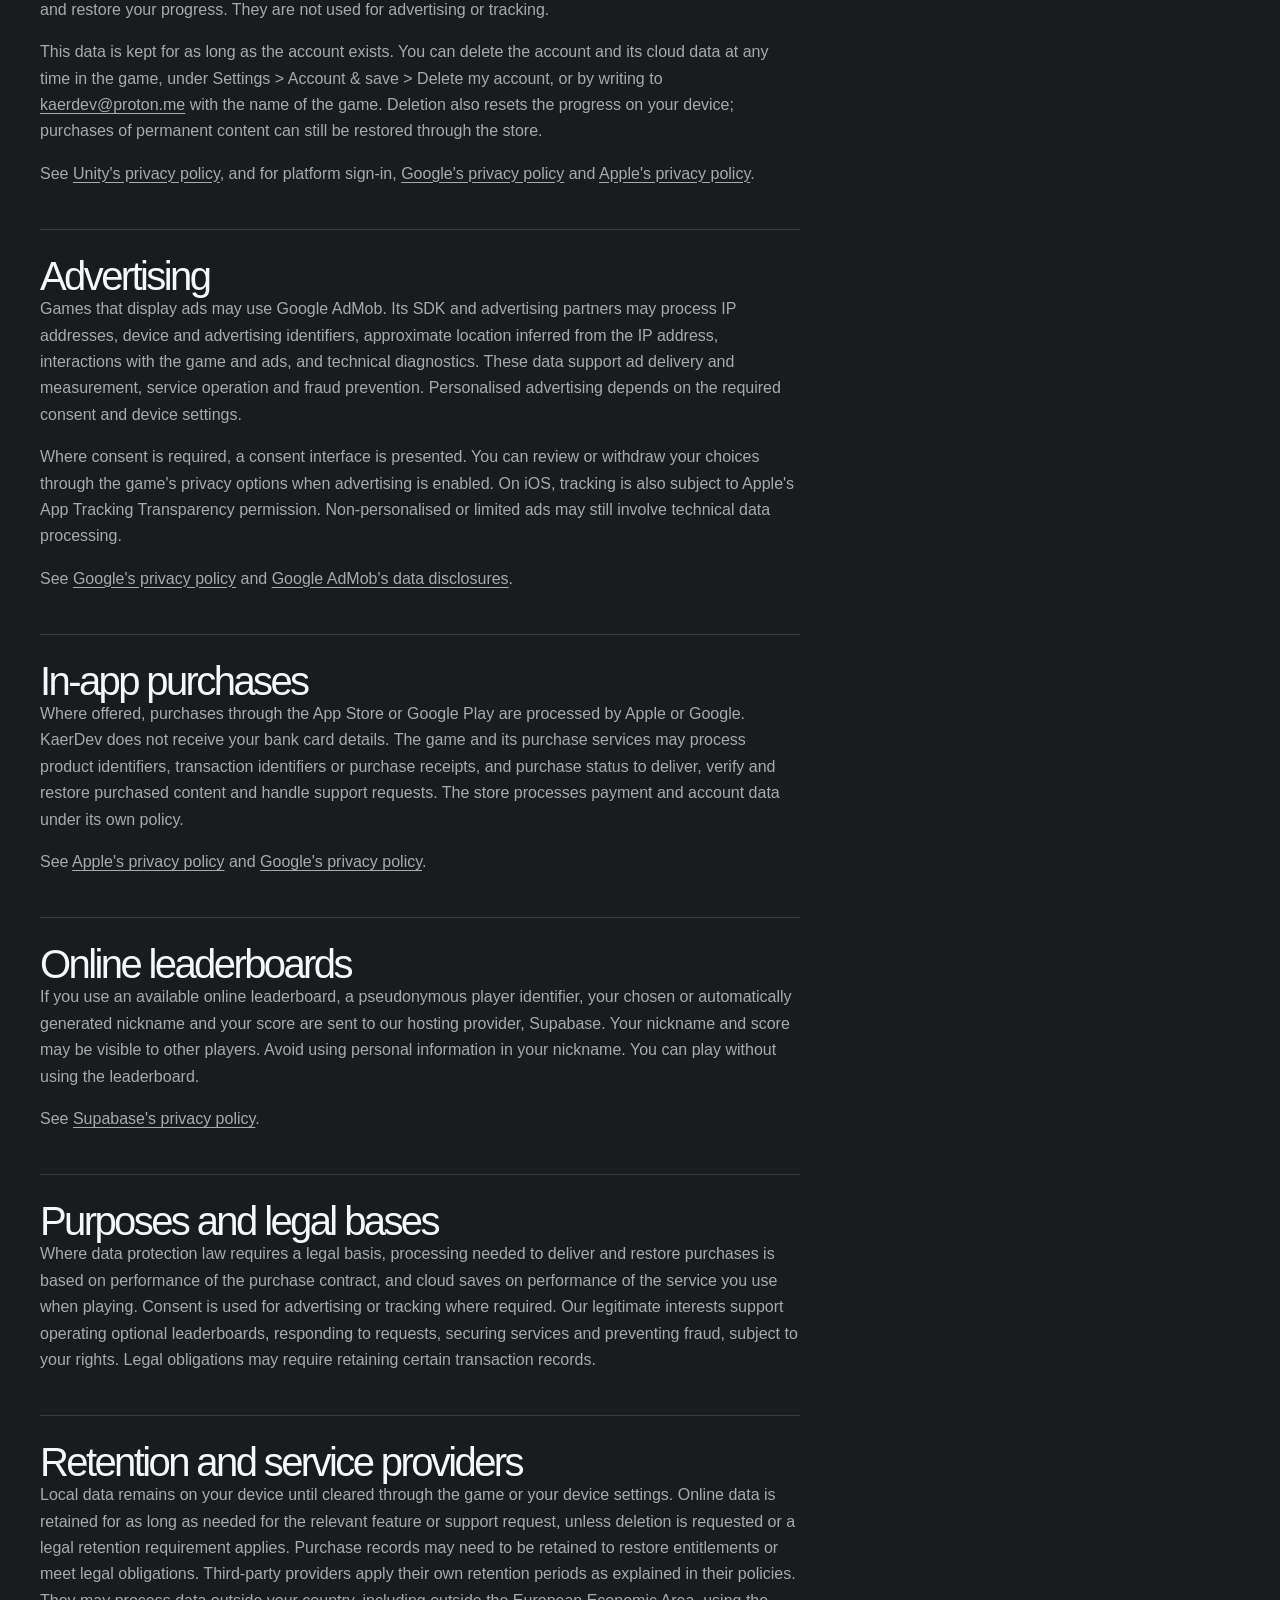
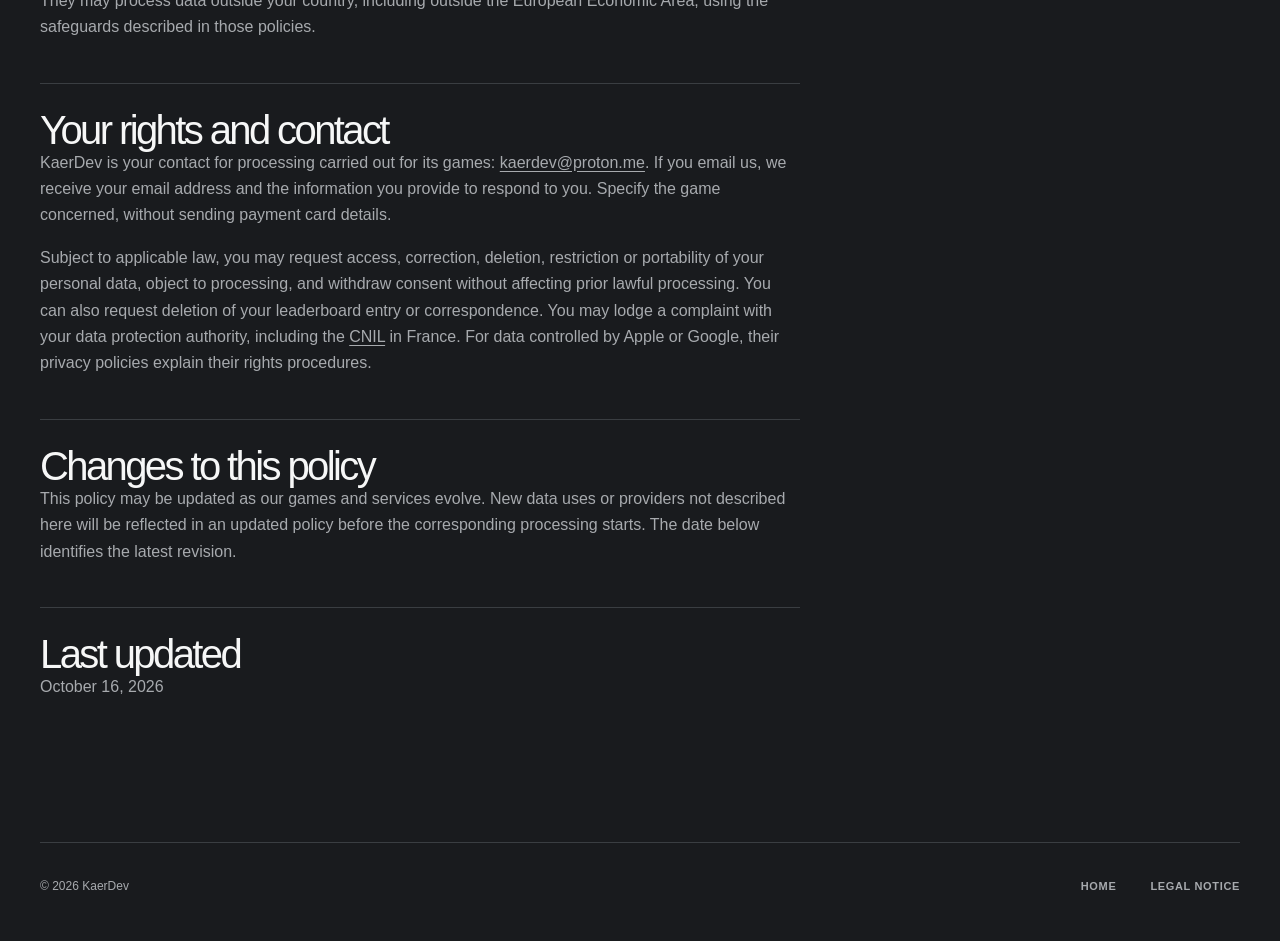
<file: privacy.html>
<!doctype html>
<html lang="en">
  <head>
    <meta charset="utf-8" />
    <link rel="icon" type="image/svg+xml" href="/assets/favicon.svg" />
    <meta name="viewport" content="width=device-width, initial-scale=1" />
    <title data-en="KAER Games Privacy Policy - KaerDev" data-fr="Politique de confidentialité des jeux KAER - KaerDev">KAER Games Privacy Policy - KaerDev</title>
    <meta
      name="description"
      content="Privacy policy for KAER mobile games." data-en-content="Privacy policy for KAER mobile games." data-fr-content="Politique de confidentialité des jeux mobiles KAER."
    />
    <link rel="stylesheet" href="styles.css?v=2" />
    <script src="language.js" defer></script>
  </head>
  <body>
    <header class="site-header">
      <a class="brand" href="index.html" aria-label="KaerDev">
        <img src="assets/kaer-mountain.svg" alt="" />
      </a>
      <nav aria-label="Main navigation" data-fr-aria-label="Navigation principale" data-en-aria-label="Main navigation">
        <a href="index.html#projects" data-fr="Projets" data-en="Games">Games</a>
        <a href="privacy.html" aria-current="page" data-fr="Confidentialité" data-en="Privacy">Privacy</a>
        <a href="mentions-legales.html" data-fr="Mentions légales" data-en="Legal notice">Legal notice</a>
      </nav>
      <div class="language-switch" role="group" aria-label="Language" data-fr-aria-label="Langue" data-en-aria-label="Language">
        <button type="button" data-set-language="en" lang="en" aria-pressed="true">English</button>
        <button type="button" data-set-language="fr" lang="fr" aria-pressed="false">Français</button>
      </div>
    </header>

    <main class="legal">
      <p class="eyebrow">KAER</p>
      <div id="en" lang="en" data-language="en">
      <h1>Privacy Policy</h1>

      <section>
        <h2>About this policy</h2>
        <p>This policy covers all mobile games published by KaerDev under the KAER name. Depending on the game, version and platform, a game may include player accounts, advertising, in-app purchases or an online leaderboard. The sections below apply only when the corresponding features are available and used.</p>
      </section>

      <section>
        <h2>Data on your device</h2>
        <p>Game progress and settings, such as scores, unlocked content, virtual currency, sound and language preferences, are stored on your device. Data stored only locally is not accessible to KaerDev. Online features and third-party services may process the data described below.</p>
      </section>

      <section id="accounts">
        <h2>Player accounts</h2>
        <p>If a game offers a player account and you create one or sign in, the data processed depends on the sign-in method and features used. It may include an account identifier, nickname, email address, authentication data and, where cloud saving is available, progress and content linked to your account. If you use a third-party sign-in service, it may provide an identifier and the profile information you authorise it to share, under its own privacy policy.</p>
        <p>This data is used to create and manage your account, authenticate you, recover access, synchronise progress where available and provide account support. Authentication and hosting providers used by the game are identified in the information presented when you create an account or sign in. Only information intended for public features, such as your leaderboard nickname and score, is displayed to other players.</p>
        <p>Account data is retained for as long as needed to provide the account services. You can request deletion of your account and associated personal data at <a href="mailto:kaerdev@proton.me">kaerdev@proton.me</a>, specifying the game concerned, or use the account deletion option where available in the game. We may need to verify that you own the account. Deletion may remove access to linked progress and content; certain records may be retained where required by law or necessary to establish, exercise or defend legal claims. Uninstalling the game does not by itself delete an online account.</p>
      </section>

      <section id="cloud-save">
        <h2>Cloud saves with Unity</h2>
        <p>Some games save your progress online with Unity Gaming Services, provided by Unity Technologies. In these games, an account is created automatically the first time you play, without registration, email address or password. When your device is signed in to Google Play Games (Android) or Game Center (iOS), the game uses that account so your progress follows you after reinstalling the game or on a new device; otherwise, the account is anonymous and linked to the installation.</p>
        <p>The data processed are a Unity player identifier, your Google Play Games or Game Center player identifier when available, your game progress and settings (such as levels, virtual currency, items and sound or language preferences), the identifiers of purchases already delivered, and technical data needed to run the service, such as your IP address and device information. These data are used only to save, synchronise and restore your progress. They are not used for advertising or tracking.</p>
        <p>This data is kept for as long as the account exists. You can delete the account and its cloud data at any time in the game, under Settings &gt; Account &amp; save &gt; Delete my account, or by writing to <a href="mailto:kaerdev@proton.me">kaerdev@proton.me</a> with the name of the game. Deletion also resets the progress on your device; purchases of permanent content can still be restored through the store.</p>
        <p>See <a href="https://unity.com/legal/privacy-policy">Unity's privacy policy</a>, and for platform sign-in, <a href="https://policies.google.com/privacy">Google's privacy policy</a> and <a href="https://www.apple.com/legal/privacy/">Apple's privacy policy</a>.</p>
      </section>

      <section>
        <h2>Advertising</h2>
        <p>Games that display ads may use Google AdMob. Its SDK and advertising partners may process IP addresses, device and advertising identifiers, approximate location inferred from the IP address, interactions with the game and ads, and technical diagnostics. These data support ad delivery and measurement, service operation and fraud prevention. Personalised advertising depends on the required consent and device settings.</p><p>Where consent is required, a consent interface is presented. You can review or withdraw your choices through the game's privacy options when advertising is enabled. On iOS, tracking is also subject to Apple's App Tracking Transparency permission. Non-personalised or limited ads may still involve technical data processing.</p><p>See <a href="https://policies.google.com/privacy">Google's privacy policy</a> and <a href="https://developers.google.com/admob/android/privacy/play-data-disclosure">Google AdMob's data disclosures</a>.</p>
      </section>

      <section>
        <h2>In-app purchases</h2>
        <p>Where offered, purchases through the App Store or Google Play are processed by Apple or Google. KaerDev does not receive your bank card details. The game and its purchase services may process product identifiers, transaction identifiers or purchase receipts, and purchase status to deliver, verify and restore purchased content and handle support requests. The store processes payment and account data under its own policy.</p><p>See <a href="https://www.apple.com/legal/privacy/">Apple's privacy policy</a> and <a href="https://policies.google.com/privacy">Google's privacy policy</a>.</p>
      </section>

      <section>
        <h2>Online leaderboards</h2>
        <p>If you use an available online leaderboard, a pseudonymous player identifier, your chosen or automatically generated nickname and your score are sent to our hosting provider, Supabase. Your nickname and score may be visible to other players. Avoid using personal information in your nickname. You can play without using the leaderboard.</p><p>See <a href="https://supabase.com/privacy">Supabase's privacy policy</a>.</p>
      </section>

      <section>
        <h2>Purposes and legal bases</h2>
        <p>Where data protection law requires a legal basis, processing needed to deliver and restore purchases is based on performance of the purchase contract, and cloud saves on performance of the service you use when playing. Consent is used for advertising or tracking where required. Our legitimate interests support operating optional leaderboards, responding to requests, securing services and preventing fraud, subject to your rights. Legal obligations may require retaining certain transaction records.</p>
      </section>

      <section>
        <h2>Retention and service providers</h2>
        <p>Local data remains on your device until cleared through the game or your device settings. Online data is retained for as long as needed for the relevant feature or support request, unless deletion is requested or a legal retention requirement applies. Purchase records may need to be retained to restore entitlements or meet legal obligations. Third-party providers apply their own retention periods as explained in their policies. They may process data outside your country, including outside the European Economic Area, using the safeguards described in those policies.</p>
      </section>

      <section>
        <h2>Your rights and contact</h2>
        <p>KaerDev is your contact for processing carried out for its games: <a href="mailto:kaerdev@proton.me">kaerdev@proton.me</a>. If you email us, we receive your email address and the information you provide to respond to you. Specify the game concerned, without sending payment card details.</p><p>Subject to applicable law, you may request access, correction, deletion, restriction or portability of your personal data, object to processing, and withdraw consent without affecting prior lawful processing. You can also request deletion of your leaderboard entry or correspondence. You may lodge a complaint with your data protection authority, including the <a href="https://www.cnil.fr/en">CNIL</a> in France. For data controlled by Apple or Google, their privacy policies explain their rights procedures.</p>
      </section>

      <section>
        <h2>Changes to this policy</h2>
        <p>This policy may be updated as our games and services evolve. New data uses or providers not described here will be reflected in an updated policy before the corresponding processing starts. The date below identifies the latest revision.</p>
      </section>

      </div>

      <div id="fr" lang="fr" data-language="fr" hidden>
        <h1>Politique de confidentialité</h1>
      <section>
        <h2>Objet</h2>
        <p>Cette politique couvre tous les jeux mobiles édités par KaerDev sous le nom KAER. Selon le jeu, sa version et la plateforme, un jeu peut proposer des comptes joueurs, des publicités, des achats intégrés ou un classement en ligne. Les rubriques ci-dessous s'appliquent uniquement lorsque les fonctionnalités correspondantes sont disponibles et utilisées.</p>
      </section>

      <section>
        <h2>Données sur votre appareil</h2>
        <p>La progression et les réglages, comme les scores, les contenus débloqués, la monnaie virtuelle et les préférences de son ou de langue, sont enregistrés sur votre appareil. KaerDev n'a pas accès aux données conservées uniquement en local. Les fonctionnalités en ligne et les services tiers peuvent traiter les données décrites ci-dessous.</p>
      </section>

      <section id="comptes">
        <h2>Comptes joueurs</h2>
        <p>Si un jeu propose un compte joueur et que vous en créez un ou vous y connectez, les données traitées dépendent du mode de connexion et des fonctionnalités utilisées. Elles peuvent comprendre un identifiant de compte, un pseudo, une adresse e-mail, des données d'authentification et, lorsqu'une sauvegarde en ligne est proposée, la progression et les contenus associés au compte. Si vous utilisez un service de connexion tiers, celui-ci peut transmettre un identifiant et les informations de profil dont vous autorisez le partage, conformément à sa propre politique de confidentialité.</p>
        <p>Ces données servent à créer et gérer votre compte, vous authentifier, récupérer l'accès, synchroniser la progression lorsque cette fonction est disponible et vous apporter une assistance. Les prestataires d'authentification et d'hébergement utilisés par le jeu sont indiqués dans les informations présentées lors de la création du compte ou de la connexion. Seules les informations destinées aux fonctionnalités publiques, comme votre pseudo et votre score dans un classement, sont affichées aux autres joueurs.</p>
        <p>Les données du compte sont conservées aussi longtemps que nécessaire à la fourniture des services associés. Vous pouvez demander la suppression de votre compte et des données personnelles associées à <a href="mailto:kaerdev@proton.me">kaerdev@proton.me</a>, en précisant le jeu concerné, ou utiliser l'option de suppression lorsqu'elle est disponible dans le jeu. Nous pouvons avoir besoin de vérifier que le compte vous appartient. La suppression peut entraîner la perte d'accès à la progression et aux contenus associés ; certains justificatifs peuvent être conservés lorsque la loi l'impose ou pour constater, exercer ou défendre des droits en justice. Désinstaller le jeu ne supprime pas automatiquement un compte en ligne.</p>
      </section>

      <section id="sauvegarde-cloud">
        <h2>Sauvegarde en ligne avec Unity</h2>
        <p>Certains jeux sauvegardent votre progression en ligne avec Unity Gaming Services, fourni par Unity Technologies. Dans ces jeux, un compte est créé automatiquement lors de la première partie, sans inscription, adresse e-mail ni mot de passe. Lorsque votre appareil est connecté à Google Play Jeux (Android) ou à Game Center (iOS), le jeu utilise ce compte pour que votre progression vous suive après une réinstallation ou sur un nouvel appareil ; sinon, le compte est anonyme et lié à l'installation.</p>
        <p>Les données traitées sont un identifiant joueur Unity, votre identifiant joueur Google Play Jeux ou Game Center lorsqu'il est disponible, votre progression et vos réglages (niveaux, monnaie virtuelle, objets, préférences de son ou de langue, par exemple), les identifiants des achats déjà livrés, ainsi que les données techniques nécessaires au service, comme l'adresse IP et des informations sur l'appareil. Elles servent uniquement à sauvegarder, synchroniser et restaurer votre progression. Elles ne sont utilisées ni pour la publicité ni pour le suivi.</p>
        <p>Ces données sont conservées tant que le compte existe. Vous pouvez supprimer le compte et ses données en ligne à tout moment dans le jeu, via Paramètres &gt; Compte et sauvegarde &gt; Supprimer mon compte, ou en écrivant à <a href="mailto:kaerdev@proton.me">kaerdev@proton.me</a> avec le nom du jeu. La suppression remet aussi à zéro la progression sur votre appareil ; les achats de contenus permanents restent restaurables via la boutique.</p>
        <p>Consultez la <a href="https://unity.com/fr/legal/privacy-policy">politique de confidentialité d'Unity</a> et, pour la connexion à la plateforme, celles de <a href="https://policies.google.com/privacy?hl=fr">Google</a> et d'<a href="https://www.apple.com/legal/privacy/fr-ww/">Apple</a>.</p>
      </section>

      <section>
        <h2>Publicités</h2>
        <p>Les jeux qui affichent des publicités peuvent utiliser Google AdMob. Son SDK et ses partenaires publicitaires peuvent traiter l'adresse IP, des identifiants d'appareil et publicitaires, une localisation approximative déduite de l'adresse IP, les interactions avec le jeu et les annonces ainsi que des données de diagnostic technique. Ces données servent à diffuser et mesurer les publicités, à faire fonctionner le service et à prévenir la fraude. La personnalisation publicitaire dépend du consentement requis et des réglages de l'appareil.</p><p>Lorsqu'un consentement est requis, une interface de consentement est présentée. Vous pouvez revoir ou retirer vos choix dans les options de confidentialité du jeu lorsque la publicité est activée. Sur iOS, le suivi dépend également de l'autorisation App Tracking Transparency d'Apple. Les publicités non personnalisées ou limitées peuvent encore impliquer le traitement de données techniques.</p><p>Consultez la <a href="https://policies.google.com/privacy?hl=fr">politique de confidentialité de Google</a> et les <a href="https://developers.google.com/admob/android/privacy/play-data-disclosure?hl=fr">informations sur les données traitées par Google AdMob</a>.</p>
      </section>

      <section>
        <h2>Achats intégrés</h2>
        <p>Lorsqu'ils sont proposés, les achats effectués via l'App Store ou Google Play sont traités par Apple ou Google. KaerDev ne reçoit pas vos coordonnées de carte bancaire. Le jeu et ses services d'achat peuvent traiter des identifiants de produits, des identifiants de transaction ou des reçus, ainsi que l'état des achats pour fournir, vérifier et restaurer les contenus achetés et traiter les demandes d'assistance. La boutique traite les données de paiement et de compte selon sa propre politique.</p><p>Consultez les politiques de confidentialité d'<a href="https://www.apple.com/legal/privacy/fr-ww/">Apple</a> et de <a href="https://policies.google.com/privacy?hl=fr">Google</a>.</p>
      </section>

      <section>
        <h2>Classements en ligne</h2>
        <p>Si vous utilisez un classement en ligne disponible dans un jeu, un identifiant joueur pseudonyme, votre pseudo choisi ou généré automatiquement et votre score sont transmis à notre hébergeur, Supabase. Votre pseudo et votre score peuvent être visibles par les autres joueurs. Évitez d'utiliser des informations personnelles dans votre pseudo. Vous pouvez jouer sans utiliser le classement.</p><p>Consultez la <a href="https://supabase.com/privacy">politique de confidentialité de Supabase</a>.</p>
      </section>

      <section>
        <h2>Finalités et bases légales</h2>
        <p>Lorsque la réglementation exige une base légale, les traitements nécessaires à la fourniture et à la restauration des achats reposent sur l'exécution du contrat d'achat, et la sauvegarde en ligne sur l'exécution du service utilisé lorsque vous jouez. Le consentement est utilisé pour la publicité ou le suivi lorsqu'il est requis. Nos intérêts légitimes fondent le fonctionnement des classements facultatifs, la réponse aux demandes, la sécurité des services et la prévention de la fraude, sous réserve de vos droits. Des obligations légales peuvent imposer la conservation de certains justificatifs de transaction.</p>
      </section>

      <section>
        <h2>Conservation et prestataires</h2>
        <p>Les données locales restent sur votre appareil jusqu'à leur effacement via le jeu ou les réglages de l'appareil. Les données en ligne sont conservées aussi longtemps que nécessaire à la fonctionnalité concernée ou à la demande d'assistance, sauf demande de suppression ou obligation légale de conservation. Des justificatifs d'achat peuvent être conservés pour restaurer vos droits ou répondre à des obligations légales. Les prestataires tiers appliquent les durées de conservation décrites dans leurs politiques. Ils peuvent traiter des données hors de votre pays, notamment hors de l'Espace économique européen, avec les garanties décrites dans ces politiques.</p>
      </section>

      <section>
        <h2>Vos droits et contact</h2>
        <p>KaerDev est votre interlocuteur pour les traitements effectués pour ses jeux : <a href="mailto:kaerdev@proton.me">kaerdev@proton.me</a>. Si vous nous écrivez, nous recevons votre adresse e-mail et les informations communiquées pour vous répondre. Précisez le jeu concerné, sans envoyer de coordonnées de carte bancaire.</p><p>Selon la réglementation applicable, vous pouvez demander l'accès, la rectification, la suppression, la limitation ou la portabilité de vos données personnelles, vous opposer à un traitement et retirer votre consentement sans remettre en cause les traitements antérieurs licites. Vous pouvez aussi demander la suppression de votre entrée au classement ou de vos échanges. Vous pouvez saisir votre autorité de protection des données, notamment la <a href="https://www.cnil.fr/fr">CNIL</a> en France. Pour les données dont Apple ou Google sont responsables, leurs politiques expliquent les modalités d'exercice des droits.</p>
      </section>

      <section>
        <h2>Évolution de cette politique</h2>
        <p>Cette politique peut évoluer avec nos jeux et services. Toute nouvelle utilisation de données ou tout nouveau prestataire non décrit ici fera l'objet d'une mise à jour avant le début du traitement concerné. La date ci-dessous indique la dernière révision.</p>
      </section>
      </div>

      <section>
        <h2 data-en="Last updated" data-fr="Mise à jour">Last updated</h2>
        <p><time datetime="2026-10-16"><span data-en="October 16, 2026" data-fr="16 octobre 2026">October 16, 2026</span></time></p>
      </section>
    </main>

    <footer>
      <span>© 2026 KaerDev</span>
      <div>
        <a href="index.html" data-fr="Accueil" data-en="Home">Home</a>
        <a href="mentions-legales.html" data-fr="Mentions légales" data-en="Legal notice">Legal notice</a>
      </div>
    </footer>
  </body>
</html>
</file>
<file: styles.css>
:root {
  color-scheme: dark;
  --bg: #191b1e;
  --surface: #222529;
  --text: #f6f7f7;
  --muted: #a7aaae;
  --line: #3a3e42;
  --accent: #b9c7cf;
}
* { box-sizing: border-box; }
html { scroll-behavior: smooth; }
body { margin: 0; min-height: 100vh; background: var(--bg); color: var(--text); font-family: Arial, Helvetica, sans-serif; }
a { color: inherit; text-decoration: none; }
a:focus-visible { outline: 2px solid var(--accent); outline-offset: 5px; }
img { display: block; max-width: 100%; }
h1, h2, h3, p { margin-top: 0; }
.site-header, main, footer { width: min(1240px, calc(100% - 80px)); margin-inline: auto; }
.site-header { display: flex; justify-content: space-between; align-items: center; min-height: 92px; border-bottom: 1px solid var(--line); }
.brand { display: block; width: 36px; }
.brand img { width: 100%; }
nav, footer div { display: flex; align-items: center; gap: 34px; font-size: 13px; font-weight: 600; letter-spacing: .06em; text-transform: uppercase; }
nav a, footer a { color: var(--muted); transition: color .2s ease; }
nav a:hover, footer a:hover, .text-link:hover, .contact-link:hover { color: var(--text); }
.hero { min-height: 690px; display: flex; flex-direction: column; justify-content: space-between; padding: 40px 0 56px; }
.hero-topline, .hero-bottom, .project-meta { display: flex; justify-content: space-between; gap: 24px; }
.hero-topline { color: var(--muted); font-size: 12px; font-weight: 700; letter-spacing: .16em; text-transform: uppercase; }
.hero-logo { margin: 30px 0 10px; width: min(340px, 39%); align-self: center; }
.hero-logo img { width: 100%; }
.hero-bottom { align-items: end; }
.hero-bottom p { margin: 0; font-size: clamp(14px, 1.7vw, 24px); line-height: 1.12; font-weight: 500; letter-spacing: -.055em; }
.text-link { padding-bottom: 5px; border-bottom: 1px solid var(--accent); color: var(--accent); font-size: 13px; font-weight: 700; letter-spacing: .04em; transition: color .2s ease; }
.text-link span { margin-left: 18px; font-size: 19px; }
.section { border-top: 1px solid var(--line); padding: 94px 0 110px; }
.section-heading { margin-bottom: 42px; }
.eyebrow { margin: 0 0 22px; color: var(--accent); font-size: 12px; font-weight: 700; letter-spacing: .16em; text-transform: uppercase; }
h2 { margin: 0; font-size: clamp(40px, 6vw, 76px); line-height: 1; font-weight: 500; letter-spacing: -.065em; }
.project { display: grid; grid-template-columns: minmax(280px, 42%) 1fr; min-height: 360px; background: var(--surface); border: 1px solid var(--line); }
.project + .project { margin-top: 28px; }
.project-art { display: grid; place-items: center; padding: 55px; background: #2a2d31; }
.project-art img { width: min(225px, 100%); aspect-ratio: 1; border-radius: 27%; box-shadow: 0 30px 55px rgba(0,0,0,.25); }
.project-copy { display: flex; flex-direction: column; align-items: flex-start; padding: 42px 48px; }
.project-meta { align-self: stretch; color: var(--muted); font-size: 11px; font-weight: 700; letter-spacing: .12em; text-transform: uppercase; }
h3 { margin: auto 0 14px; font-size: clamp(42px, 5vw, 68px); line-height: 1; font-weight: 500; letter-spacing: -.06em; }
.project p, .legal p, .legal li { color: var(--muted); line-height: 1.65; }
.project p { max-width: 480px; margin-bottom: 24px; font-size: 15px; }
.actions { display: flex; flex-wrap: wrap; gap: 9px; }
.actions span { display: inline-flex; align-items: center; gap: 8px; padding: 8px 11px; border: 1px solid var(--line); color: var(--text); font-size: 11px; font-weight: 700; letter-spacing: .06em; text-transform: uppercase; }
.actions .project-status-available { color: #b5e3c2; border-color: #456451; background: #293c30; }
.actions .project-status-development { color: #f0d39a; border-color: #6a5738; background: #3d3426; }
.actions svg { width: 18px; height: 18px; flex: none; }
.contact { display: flex; justify-content: space-between; align-items: end; gap: 30px; }
.contact-link { padding-bottom: 6px; border-bottom: 1px solid var(--accent); color: var(--accent); font-size: clamp(19px, 2.4vw, 28px); letter-spacing: -.04em; transition: color .2s ease; }
.contact-link span { margin-left: 22px; }
footer { display: flex; justify-content: space-between; gap: 25px; padding: 36px 0 48px; border-top: 1px solid var(--line); color: var(--muted); font-size: 12px; }
footer div { font-size: 11px; }
.legal { padding: 65px 0 100px; }
.legal h1 { font-size: clamp(42px, 7vw, 76px); font-weight: 500; letter-spacing: -.06em; }
.legal section { max-width: 760px; padding: 26px 0; border-top: 1px solid var(--line); }
.legal h2 { font-size: clamp(26px, 4vw, 40px); }
.legal a { text-decoration: underline; text-underline-offset: 3px; }
.placeholder { color: var(--accent); font-weight: 700; }
@media (max-width: 760px) {
  .site-header, main, footer { width: min(100% - 36px, 1240px); }
  .site-header { min-height: 76px; }
  .brand { width: 32px; }
  nav { gap: 18px; font-size: 11px; }
  .hero { min-height: 590px; padding: 29px 0 48px; }
  .hero-topline span:last-child { display: none; }
  .hero-logo { width: min(50%, 235px); margin: 0; }
  .hero-bottom { display: block; }
  .hero-bottom p { margin-bottom: 30px; }
  .section { padding: 72px 0 80px; }
  .project { grid-template-columns: 1fr; }
  .project-art { min-height: 290px; padding: 35px; }
  .project-art img { width: 180px; }
  .project-copy { min-height: 335px; padding: 30px 26px; }
  .contact { display: block; }
  .contact h2 { margin-bottom: 32px; }
  footer { flex-direction: column; }
  footer div { flex-wrap: wrap; gap: 15px; }
}
@media (prefers-reduced-motion: reduce) { html { scroll-behavior: auto; } * { transition-duration: 0s !important; } }

/* Shared language selector, including narrow legal-page headers. */
.site-header { flex-wrap: wrap; gap: 20px; padding-block: 20px; }
.site-header nav { margin-left: auto; flex-wrap: wrap; }
.language-switch { display: flex; gap: 4px; padding: 3px; border: 1px solid var(--line); border-radius: 6px; }
.language-switch button { border: 0; border-radius: 3px; padding: 8px 10px; background: transparent; color: var(--muted); font: inherit; font-size: 12px; cursor: pointer; }
.language-switch button[aria-pressed="true"] { background: var(--line); color: var(--text); }
.language-switch button:hover { color: var(--text); }
.language-switch button:focus-visible { outline: 2px solid var(--accent); outline-offset: 3px; }
[hidden] { display: none !important; }
@media (max-width: 760px) {
  .site-header { gap: 16px; }
  .site-header nav { gap: 14px; }
  .language-switch { margin-left: auto; }
}

.project-media { grid-column: 1 / -1; min-width: 0; border-top: 1px solid var(--line); padding: 28px; }
.media-gallery { display: flex; gap: 16px; overflow-x: auto; padding: 4px 4px 12px; scroll-snap-type: x mandatory; }
.media-shot, .media-video { flex: 0 0 170px; scroll-snap-align: start; border-radius: 12px; overflow: hidden; }
.media-shot img { width: 100%; height: auto; }
.media-video { display: flex; flex-direction: column; align-items: center; justify-content: center; gap: 16px; min-height: 240px; background: var(--bg); color: var(--text); border: 1px solid var(--line); font: inherit; cursor: pointer; }
.media-video > span:first-child { font-size: 32px; }
.media-dialog { padding: 48px 12px 12px; width: min(960px, calc(100vw - 24px)); max-height: calc(100dvh - 24px); background: var(--bg); color: var(--text); border: 1px solid var(--line); border-radius: 14px; }
.media-dialog::backdrop { background: rgba(0, 0, 0, .85); }
.media-dialog-portrait { width: fit-content; }
.media-close { position: absolute; top: 4px; right: 8px; width: 40px; height: 40px; font-size: 28px; border: 0; color: var(--text); background: transparent; cursor: pointer; }
.media-preview img { width: auto; max-width: 100%; max-height: calc(100dvh - 100px); margin: auto; }
.media-preview iframe { display: block; width: 100%; aspect-ratio: 16 / 9; border: 0; }
.media-dialog-portrait iframe { width: min(400px, calc(100vw - 50px), calc((100dvh - 100px) * 9 / 16)); aspect-ratio: 9 / 16; }
.media-video:focus-visible, .media-close:focus-visible { outline: 2px solid var(--accent); outline-offset: 2px; }
@media (max-width: 760px) {
  .project-media { padding: 20px; }
  .media-shot, .media-video { flex-basis: 145px; }
}
</file>
